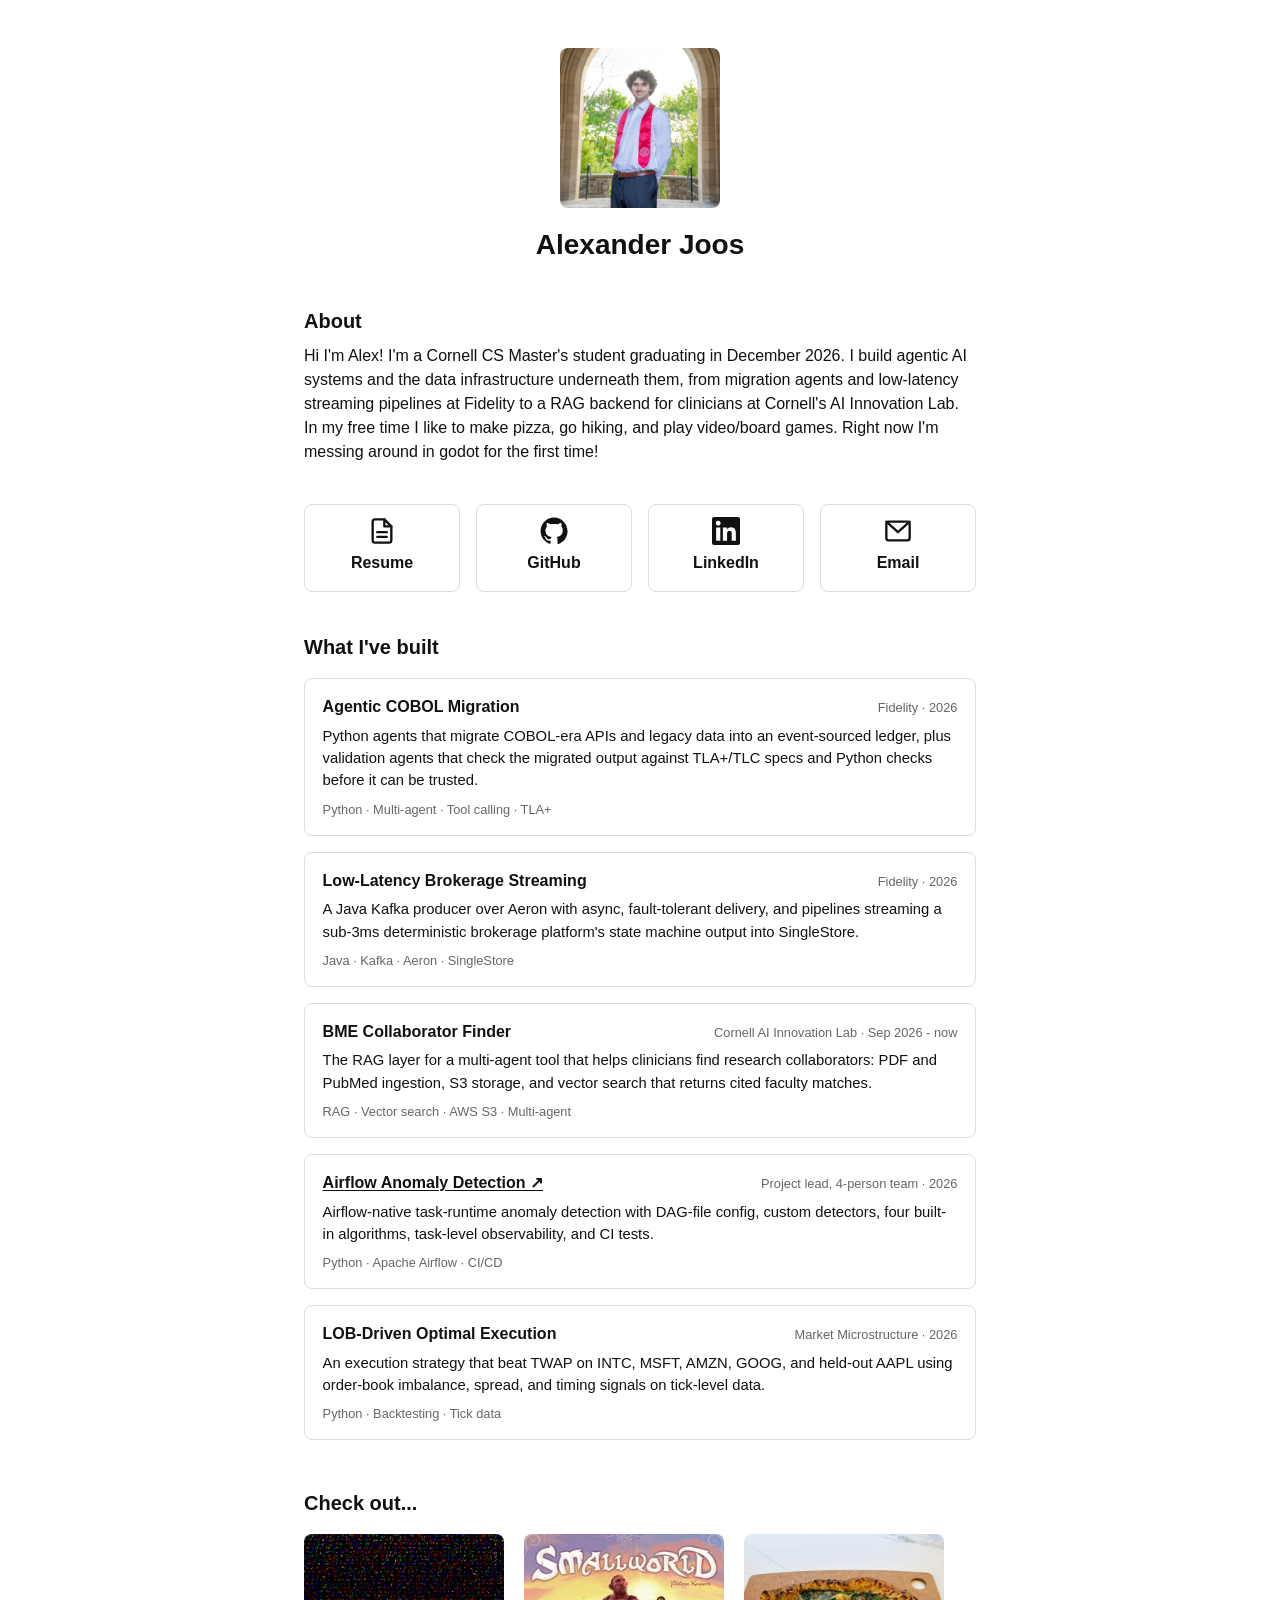
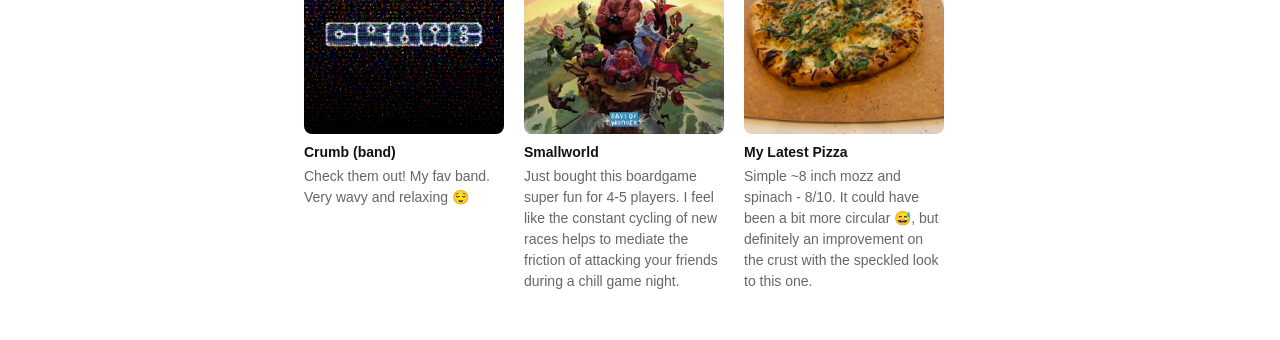
<file: index.html>
<!DOCTYPE html>
<html lang="en">
<head>
  <meta charset="UTF-8" />
  <meta name="viewport" content="width=device-width, initial-scale=1.0" />
  <title>Alexander Joos</title>
  <link rel="stylesheet" href="styles.css" />
  <link rel="apple-touch-icon" sizes="180x180" href="favicon/apple-touch-icon.png">
  <link rel="icon" type="image/png" sizes="32x32" href="favicon/favicon-32x32.png">
  <link rel="icon" type="image/png" sizes="16x16" href="favicon/favicon-16x16.png">
  <link rel="manifest" href="favicon/site.webmanifest">
  <link rel="stylesheet" href="https://assets.calendly.com/assets/external/widget.css">
</head>
<body>
  <main class="container">
    <section class="profile">
      <div class="profile-pic-wrapper" id="profile-pic-wrapper"></div>
      <h1>Alexander Joos</h1>
    </section>

    <section class="about">
      <h2>About</h2>
      <p>
        Hi I'm Alex! I'm a Cornell CS Master's student graduating in December 2026. I build agentic AI systems and the data infrastructure underneath them, from migration agents and low-latency streaming pipelines at Fidelity to a RAG backend for clinicians at Cornell's AI Innovation Lab. In my free time I like to make pizza, go hiking, and play video/board games. Right now I'm messing around in godot for the first time!
      </p>
    </section>

    <section class="tiles">
      <a href="Alexander_Joos_Resume.pdf" class="tile" target="_blank" rel="noopener">
        <svg class="tile-icon" viewBox="0 0 24 24" fill="none" stroke="currentColor" stroke-width="2" stroke-linecap="round" stroke-linejoin="round" aria-hidden="true">
          <path d="M14 2H6a2 2 0 0 0-2 2v16a2 2 0 0 0 2 2h12a2 2 0 0 0 2-2V8z"/>
          <polyline points="14 2 14 8 20 8"/>
          <line x1="8" y1="13" x2="16" y2="13"/>
          <line x1="8" y1="17" x2="16" y2="17"/>
        </svg>
        <h3>Resume</h3>
      </a>
      <a href="https://github.com/alexanderjoos" class="tile" target="_blank" rel="noopener">
        <svg class="tile-icon" viewBox="0 0 24 24" fill="currentColor" aria-hidden="true">
          <path d="M12 .5C5.7.5.5 5.7.5 12c0 5.1 3.3 9.4 7.8 10.9.6.1.8-.2.8-.6v-2c-3.2.7-3.9-1.4-3.9-1.4-.5-1.3-1.3-1.7-1.3-1.7-1.1-.7.1-.7.1-.7 1.2.1 1.8 1.2 1.8 1.2 1 1.8 2.7 1.3 3.4 1 .1-.8.4-1.3.8-1.6-2.6-.3-5.3-1.3-5.3-5.7 0-1.3.4-2.3 1.2-3.1-.1-.3-.5-1.5.1-3.2 0 0 1-.3 3.2 1.2.9-.3 1.9-.4 2.9-.4s2 .1 2.9.4c2.2-1.5 3.2-1.2 3.2-1.2.6 1.6.2 2.8.1 3.1.8.8 1.2 1.9 1.2 3.1 0 4.4-2.7 5.4-5.3 5.7.4.4.8 1.1.8 2.2v3.3c0 .3.2.7.8.6 4.5-1.5 7.8-5.8 7.8-10.9C23.5 5.7 18.3.5 12 .5z"/>
        </svg>
        <h3>GitHub</h3>
      </a>
      <a href="https://linkedin.com/in/alexanderjoos1" class="tile" target="_blank" rel="noopener">
        <svg class="tile-icon" viewBox="0 0 24 24" fill="currentColor" aria-hidden="true">
          <path d="M20.447 20.452h-3.554v-5.569c0-1.328-.027-3.037-1.852-3.037-1.853 0-2.136 1.445-2.136 2.939v5.667H9.351V9h3.414v1.561h.046c.477-.9 1.637-1.85 3.37-1.85 3.601 0 4.267 2.37 4.267 5.455v6.286zM5.337 7.433a2.062 2.062 0 0 1-2.063-2.065 2.064 2.064 0 1 1 2.063 2.065zm1.782 13.019H3.555V9h3.564v11.452zM22.225 0H1.771C.792 0 0 .774 0 1.729v20.542C0 23.227.792 24 1.771 24h20.451C23.2 24 24 23.227 24 22.271V1.729C24 .774 23.2 0 22.222 0h.003z"/>
        </svg>
        <h3>LinkedIn</h3>
      </a>
      <a href="mailto:aaj46@cornell.edu" class="tile">
        <svg class="tile-icon" viewBox="0 0 24 24" fill="none" stroke="currentColor" stroke-width="2" stroke-linecap="round" stroke-linejoin="round" aria-hidden="true">
          <rect x="2" y="4" width="20" height="16" rx="2"/>
          <polyline points="2,4 12,13 22,4"/>
        </svg>
        <h3>Email</h3>
      </a>
    </section>

    <section class="projects">
      <h2>What I've built</h2>
      <div class="project-list">
        <article class="project">
          <div class="project-head">
            <h3>Agentic COBOL Migration</h3>
            <span class="project-meta">Fidelity &middot; 2026</span>
          </div>
          <p>Python agents that migrate COBOL-era APIs and legacy data into an event-sourced ledger, plus validation agents that check the migrated output against TLA+/TLC specs and Python checks before it can be trusted.</p>
          <p class="project-tags">Python &middot; Multi-agent &middot; Tool calling &middot; TLA+</p>
        </article>
        <article class="project">
          <div class="project-head">
            <h3>Low-Latency Brokerage Streaming</h3>
            <span class="project-meta">Fidelity &middot; 2026</span>
          </div>
          <p>A Java Kafka producer over Aeron with async, fault-tolerant delivery, and pipelines streaming a sub-3ms deterministic brokerage platform's state machine output into SingleStore.</p>
          <p class="project-tags">Java &middot; Kafka &middot; Aeron &middot; SingleStore</p>
        </article>
        <article class="project">
          <div class="project-head">
            <h3>BME Collaborator Finder</h3>
            <span class="project-meta">Cornell AI Innovation Lab &middot; Sep 2026 - now</span>
          </div>
          <p>The RAG layer for a multi-agent tool that helps clinicians find research collaborators: PDF and PubMed ingestion, S3 storage, and vector search that returns cited faculty matches.</p>
          <p class="project-tags">RAG &middot; Vector search &middot; AWS S3 &middot; Multi-agent</p>
        </article>
        <article class="project">
          <div class="project-head">
            <h3><a href="https://github.com/CS-5150-Airflow-Anomaly-Detection/airflow-anomaly-detection/wiki/Task-Anomaly-Detection-User-Manual" target="_blank" rel="noopener">Airflow Anomaly Detection &#8599;</a></h3>
            <span class="project-meta">Project lead, 4-person team &middot; 2026</span>
          </div>
          <p>Airflow-native task-runtime anomaly detection with DAG-file config, custom detectors, four built-in algorithms, task-level observability, and CI tests.</p>
          <p class="project-tags">Python &middot; Apache Airflow &middot; CI/CD</p>
        </article>
        <article class="project">
          <div class="project-head">
            <h3>LOB-Driven Optimal Execution</h3>
            <span class="project-meta">Market Microstructure &middot; 2026</span>
          </div>
          <p>An execution strategy that beat TWAP on INTC, MSFT, AMZN, GOOG, and held-out AAPL using order-book imbalance, spread, and timing signals on tick-level data.</p>
          <p class="project-tags">Python &middot; Backtesting &middot; Tick data</p>
        </article>
      </div>
    </section>

    <section class="checkout">
      <h2>Check out...</h2>
      <div class="checkout-grid">
        <figure class="checkout-item">
          <a href="https://www.crumbtheband.com/">
            <img src="images/crumb.jpg" alt="Other" />
          </a>
          <figcaption>
            <strong>Crumb (band)</strong>
            <span>Check them out! My fav band. Very wavy and relaxing 😌</span>
          </figcaption>
        </figure>
        <figure class="checkout-item">
          <img src="images/smallworld.jpg" alt="Board game" />
          <figcaption>
            <strong>Smallworld</strong>
            <span>Just bought this boardgame super fun for 4-5 players. I feel like the constant cycling of new races helps to mediate the friction of attacking your friends during a chill game night.</span>
          </figcaption>
        </figure>
        <figure class="checkout-item">
          <img src="images/pizza.jpg" alt="Other" />
          <figcaption>
            <strong>My Latest Pizza</strong>
            <span>Simple ~8 inch mozz and spinach - 8/10. It could have been a bit more circular 😅, but definitely an improvement on the crust with the speckled look to this one.</span>
          </figcaption>
        </figure>
      </div>
    </section>
  </main>

  <script src="scripts.js"></script>
  <script>
    function initCalendlyBadge() {
      if (!window.Calendly) return;
      Calendly.initBadgeWidget({
        url: 'https://calendly.com/aaj46-cornell/30min',
        text: "Let's Meet!",
        color: '#2800B8',
        textColor: '#ffffff'
      });
    }
  </script>
  <script src="https://assets.calendly.com/assets/external/widget.js" async onload="initCalendlyBadge()"></script>
</body>
</html>
</file>
<file: styles.css>
* {
  box-sizing: border-box;
  margin: 0;
  padding: 0;
}

body {
  font-family: -apple-system, BlinkMacSystemFont, "Segoe UI", Roboto, sans-serif;
  background: #ffffff;
  color: #111;
  line-height: 1.5;
}

.container {
  max-width: 720px;
  margin: 0 auto;
  padding: 3rem 1.5rem;
}

.profile {
  text-align: center;
  margin-bottom: 2.5rem;
}

.profile-pic-wrapper {
  position: relative;
  width: 160px;
  height: 160px;
  margin: 0 auto 1rem;
}

.profile-pic {
  position: absolute;
  inset: 0;
  width: 100%;
  height: 100%;
  border-radius: 8px;
  object-fit: cover;
  opacity: 0;
  transition: opacity 0.8s ease-in-out;
}

.profile-pic.active {
  opacity: 1;
}

.profile h1 {
  font-size: 1.75rem;
  font-weight: 600;
}

.about {
  margin-bottom: 2.5rem;
}

.about h2 {
  font-size: 1.25rem;
  margin-bottom: 0.5rem;
}

.projects {
  margin-top: 2.5rem;
}

.projects h2 {
  font-size: 1.25rem;
  margin-bottom: 1rem;
}

.project-list {
  display: flex;
  flex-direction: column;
  gap: 1rem;
}

.project {
  border: 1px solid #ddd;
  border-radius: 8px;
  padding: 1rem 1.1rem;
}

.project-head {
  display: flex;
  flex-wrap: wrap;
  justify-content: space-between;
  align-items: baseline;
  gap: 0.25rem 1rem;
  margin-bottom: 0.35rem;
}

.project h3 {
  font-size: 1rem;
  font-weight: 600;
}

.project h3 a {
  color: inherit;
  text-decoration: underline;
  text-underline-offset: 2px;
}

.project-meta {
  font-size: 0.8rem;
  color: #666;
}

.project p {
  font-size: 0.925rem;
}

.project .project-tags {
  margin-top: 0.5rem;
  font-size: 0.8rem;
  color: #666;
}

.tiles {
  display: grid;
  grid-template-columns: repeat(4, 1fr);
  gap: 1rem;
}

.tile {
  display: flex;
  flex-direction: column;
  align-items: center;
  justify-content: center;
  gap: 0.4rem;
  padding: 0.75rem 0.5rem;
  border: 1px solid #ddd;
  border-radius: 8px;
  text-decoration: none;
  color: inherit;
  transition: border-color 0.15s, transform 0.15s;
}

.tile-icon {
  width: 28px;
  height: 28px;
}

.tile:hover {
  border-color: #111;
  transform: translateY(-2px);
}

.tile h3 {
  font-size: 1rem;
  margin-bottom: 0.25rem;
}

.tile p {
  font-size: 0.875rem;
  color: #666;
}

.checkout {
  margin-top: 3rem;
}

.checkout h2 {
  font-size: 1.25rem;
  margin-bottom: 1rem;
}

.checkout-grid {
  display: grid;
  grid-template-columns: repeat(auto-fill, minmax(160px, 200px));
  gap: 1.25rem;
}

.checkout-item {
  margin: 0;
}

.checkout-item img {
  width: 100%;
  aspect-ratio: 1 / 1;
  object-fit: cover;
  border-radius: 8px;
  display: block;
}

.checkout-item figcaption {
  display: flex;
  flex-direction: column;
  gap: 0.15rem;
  margin-top: 0.5rem;
  font-size: 0.875rem;
}

.checkout-item figcaption span {
  color: #666;
}
</file>
